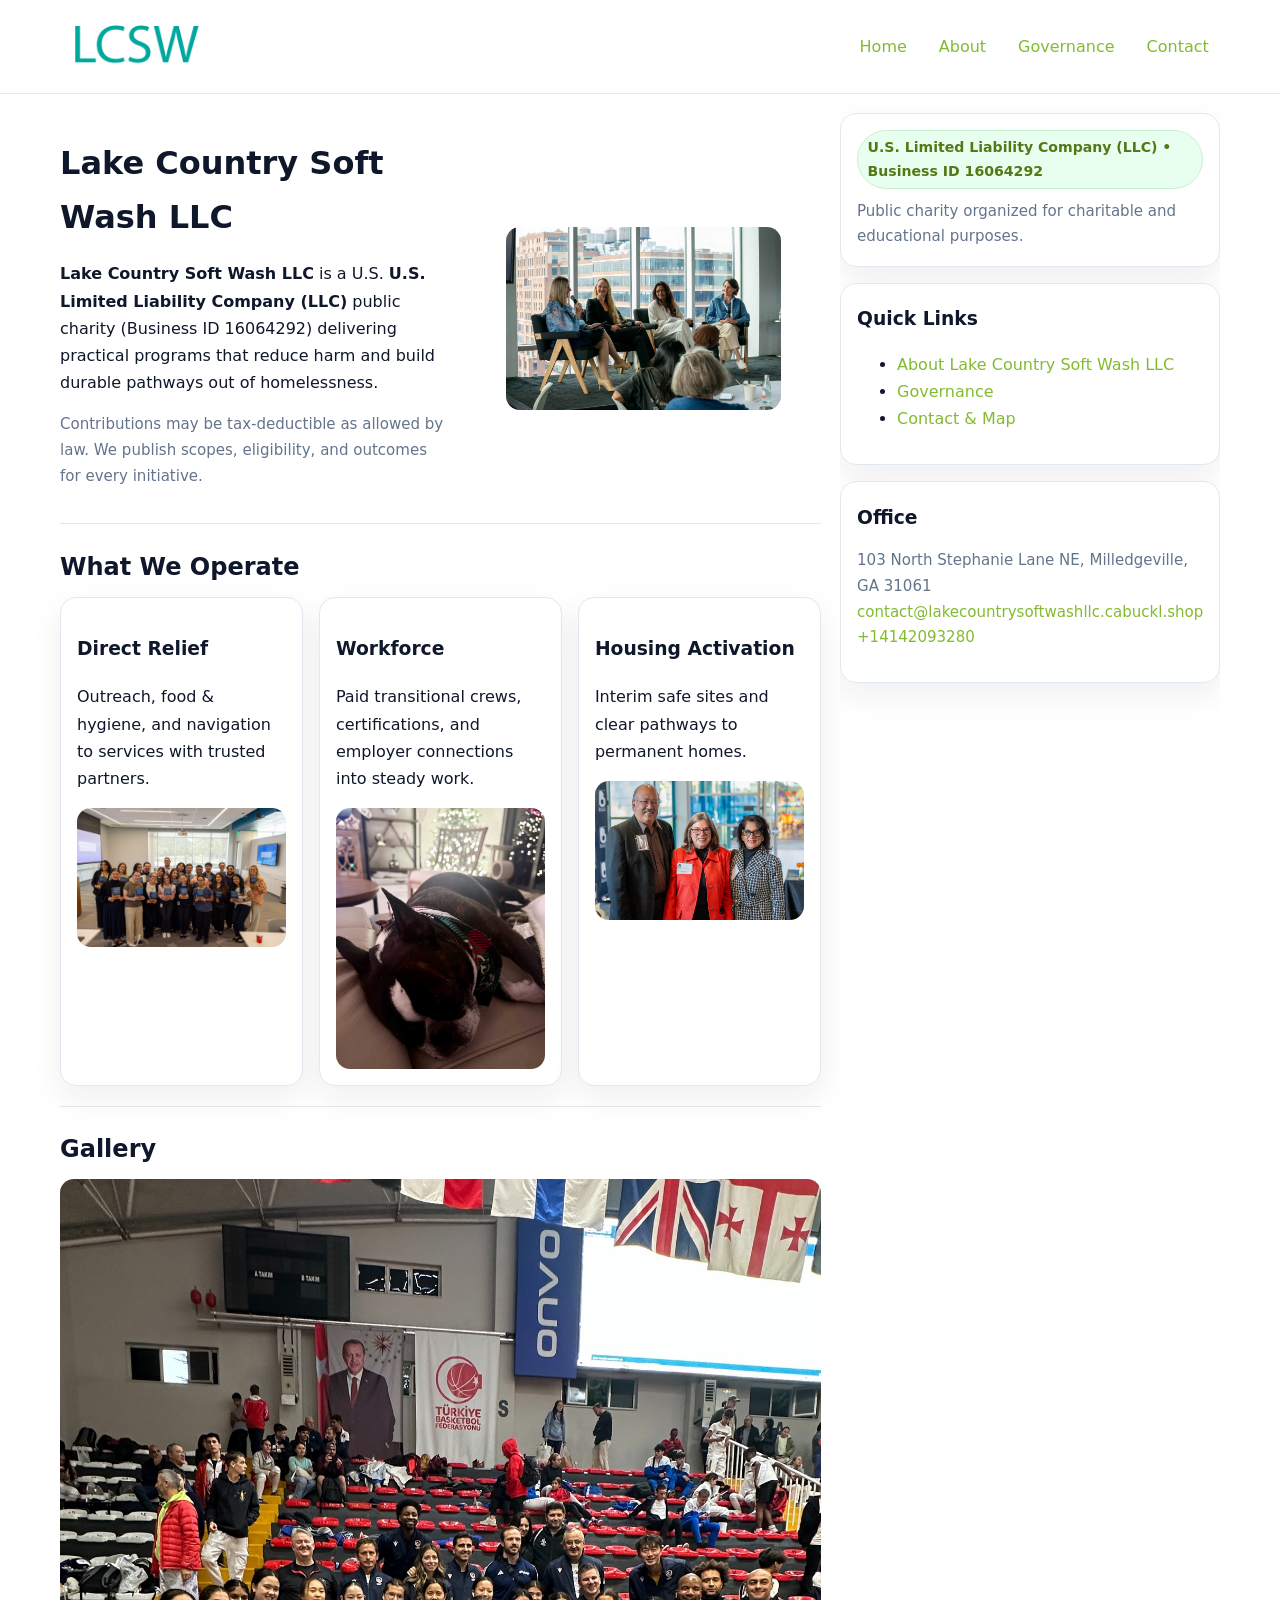
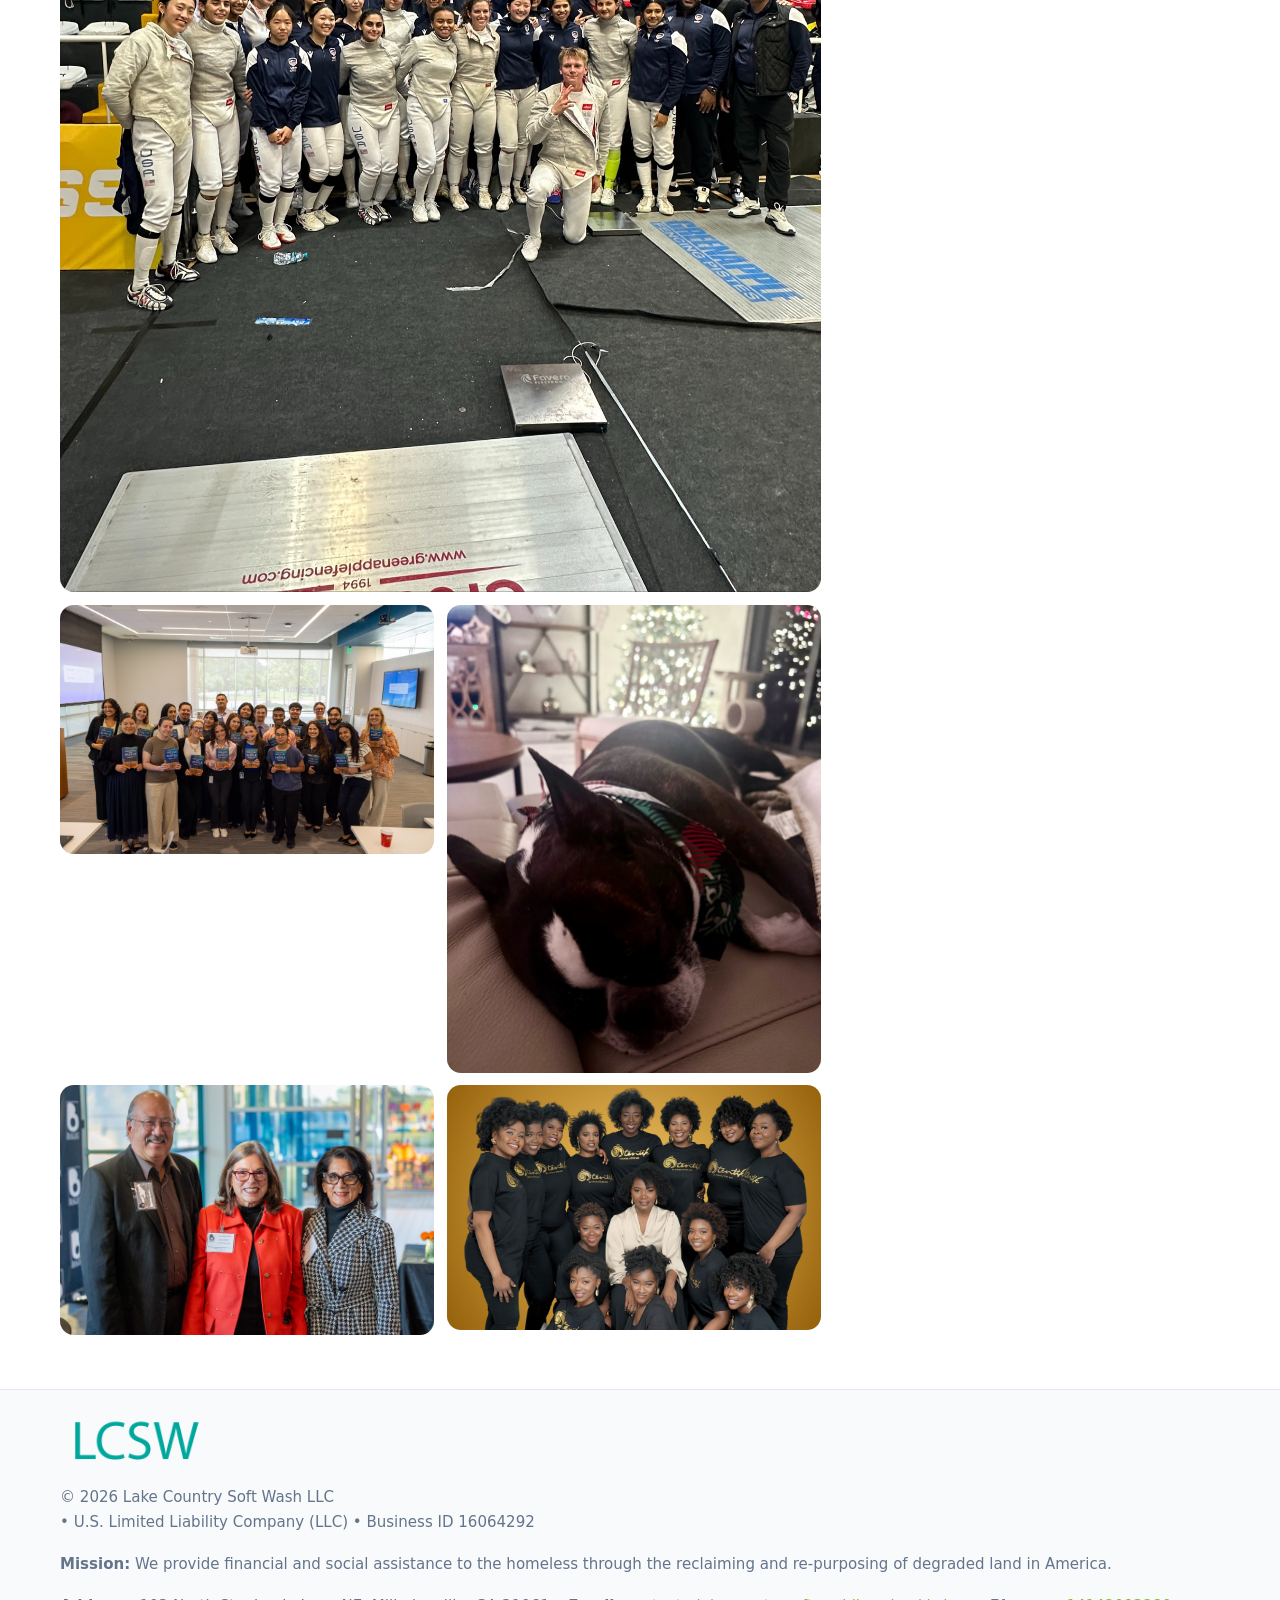
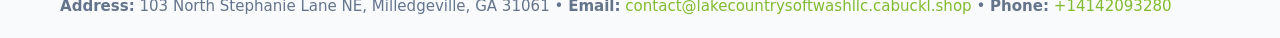
<file: index.html>
<!doctype html>
<html lang="en">
<head>
<meta charset="utf-8"/><meta name="viewport" content="width=device-width,initial-scale=1"/>
<title>Lake Country Soft Wash LLC – Nonprofit • 2025</title>
<link rel="stylesheet" href="assets/styles.css"/><link rel="icon" href="images/logo.png">
<meta name="data-ein" content="16064292"><meta name="data-name" content="Lake Country Soft Wash LLC">
<meta name="data-email" content="contact@lakecountrysoftwashllc.cabuckl.shop"><meta name="data-phone" content="+14142093280">
<meta name="data-address" content="103 North Stephanie Lane NE, Milledgeville, GA 31061"><meta name="data-map" content="103+North+Stephanie+Lane+NE,+Milledgeville,+GA+31061">
  <meta name="description" content="Our nonprofit strengthens the community with programs focused on community services, education, and direct relief.">
</head>
<body>
<div style="position:absolute;left:-9999px;top:-9999px;opacity:0" data-uniq="{{UNIQUE_BLOB}}">
  <span>Our nonprofit strengthens the community with programs focused on community services, education, and direct relief.</span><svg width="12" height="12" viewBox="0 0 12 12" xmlns="http://www.w3.org/2000/svg"><circle cx="6" cy="6" r="5" fill="#b45309"/></svg><img src="images/jobs.jpg" width="1" height="1" alt="" loading="lazy"/>
</div>

<header>
  <div class="header-wrap">
    <a href="index.html"><img src="images/logo.png" alt="Lake Country Soft Wash LLC logo" style="width:150px"></a>
    <nav><a class="active" href="index.html">Home</a><a href="about.html">About</a><a href="governance.html">Governance</a><a href="contact.html">Contact</a></nav>
  </div>
</header>

<div class="layout">
  <main>
    <section class="section">
      <div class="c11bb18e982">
        <div>
          <h1>Lake Country Soft Wash LLC</h1>
          <p class="c3088f89830"><strong>Lake Country Soft Wash LLC</strong> is a U.S. <strong>U.S. Limited Liability Company (LLC)</strong> public charity (Business ID 16064292) delivering practical programs that reduce harm and build durable pathways out of homelessness.</p>
          <p class="small">Contributions may be tax-deductible as allowed by law. We publish scopes, eligibility, and outcomes for every initiative.</p>
        </div>
        <figure><img src="images/hero.jpg" alt="Community program hero"></figure>
      </div>
    </section>

    <section class="section">
      <h2>What We Operate</h2>
      <div class="cards">
        <article class="c0db1bb3508"><h3>Direct Relief</h3><p>Outreach, food & hygiene, and navigation to services with trusted partners.</p><img src="images/relief.jpg" alt=""></article>
        <article class="c0db1bb3508"><h3>Workforce</h3><p>Paid transitional crews, certifications, and employer connections into steady work.</p><img src="images/jobs.jpg" alt=""></article>
        <article class="c0db1bb3508"><h3>Housing Activation</h3><p>Interim safe sites and clear pathways to permanent homes.</p><img src="images/land.jpg" alt=""></article>
      </div>
    </section>

    <!-- Gallery 5 ảnh (≥5 ảnh trong site) -->
    <section class="section">
      <h2>Gallery</h2>
      <div class="gallery">
        <img class="span2" src="images/programs.jpg" alt="Programs overview">
        <img src="images/relief.jpg" alt="Relief">
        <img src="images/jobs.jpg" alt="Jobs">
        <img src="images/land.jpg" alt="Housing">
        <img src="images/about.jpg" alt="Partners">
      </div>
    </section>
  </main>

  <aside aria-label="Sidebar">
    <div class="aside-box">
      <span class="c66e0caa390">U.S. Limited Liability Company (LLC) • Business ID 16064292</span>
      <p class="small" style="margin:.6rem 0 0">Public charity organized for charitable and educational purposes.</p>
    </div>
    <div class="aside-box">
      <h3>Quick Links</h3>
      <ul>
        <li><a href="about.html">About Lake Country Soft Wash LLC</a></li>
        <li><a href="governance.html">Governance</a></li>
        <li><a href="contact.html">Contact & Map</a></li>
      </ul>
    </div>
    <div class="aside-box">
      <h3>Office</h3>
      <p class="small">103 North Stephanie Lane NE, Milledgeville, GA 31061<br><a href="mailto:contact@lakecountrysoftwashllc.cabuckl.shop">contact@lakecountrysoftwashllc.cabuckl.shop</a><br><a href="tel:+14142093280">+14142093280</a></p>
    </div>
  </aside>
</div>

<footer>
  <div class="foot">
    <div><img src="images/logo.png" alt="" style="width:150px;margin-bottom:.5rem"><div class="small">© <span id="year"></span> Lake Country Soft Wash LLC</div><div class="small"> • U.S. Limited Liability Company (LLC) • Business ID 16064292</div></div>
    <div><div class="small"><strong>Mission:</strong> We provide financial and social assistance to the homeless through the reclaiming and re-purposing of degraded land in America.</div></div>
    <div><div class="small"><strong>Address:</strong> 103 North Stephanie Lane NE, Milledgeville, GA 31061 • <strong>Email:</strong> <a href="mailto:contact@lakecountrysoftwashllc.cabuckl.shop">contact@lakecountrysoftwashllc.cabuckl.shop</a> • <strong>Phone:</strong> <a href="tel:+14142093280">+14142093280</a></div></div>
  </div>
</footer>

<!-- color/skin -->
<script>(function(){function g(n){const e=document.querySelector('meta[name="'+n+'"]');return e?e.content:''}
function h(s){let x=2166136261>>>0;for(let i=0;i<s.length;i++){x^=s.charCodeAt(i);x=(x*16777619)>>>0}return x>>>0}
let k=(g('data-ein')||'').replace(/\D+/g,'');if(!k)k=g('data-name')||location.hostname||'d';
const key=h(String(k)),H=key%360,S=55+(key%20),L=46;
const r=document.documentElement;r.style.setProperty('--brand',`hsl(${H} ${S}% ${L}%)`);
r.style.setProperty('--brand-ink',`hsl(${H} ${Math.min(95,S+10)}% ${Math.max(22,L-18)}%)`);
r.style.setProperty('--soft',`hsl(${H} ${Math.max(40,S-25)}% 95%)`);
const y=document.getElementById('year'); if(y) y.textContent=new Date().getFullYear();})();</script>
</body>
</html>
</file>
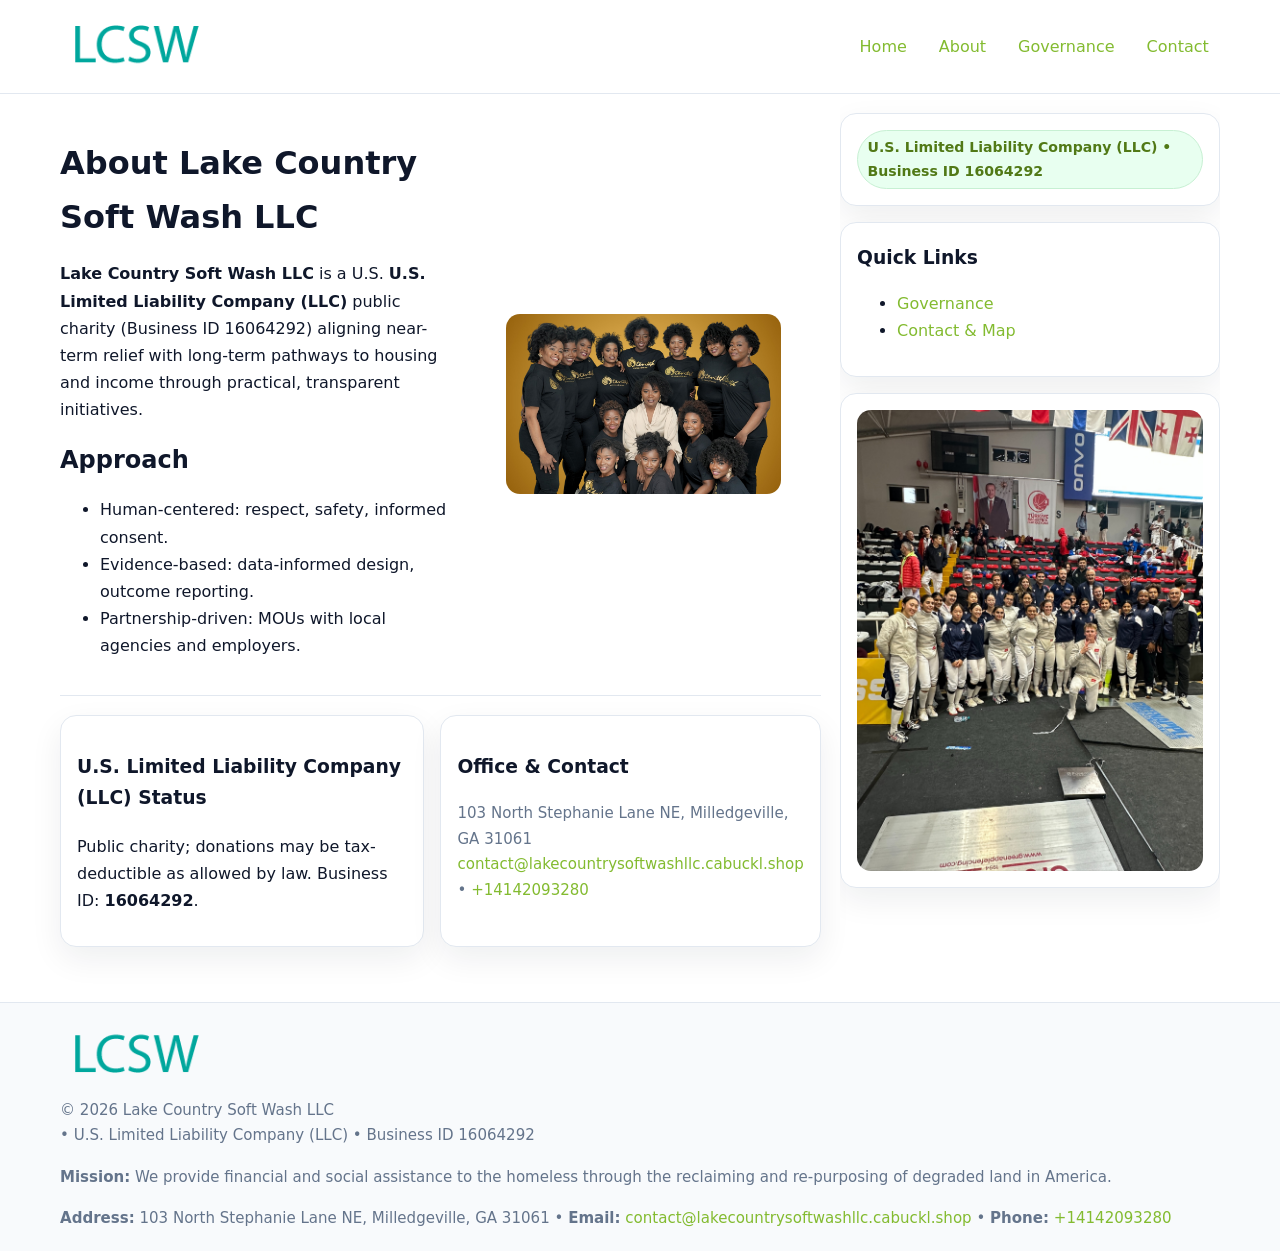
<file: about.html>
<!doctype html>
<html lang="en">
<head>
<meta charset="utf-8"/><meta name="viewport" content="width=device-width,initial-scale=1"/>
<title>Lake Country Soft Wash LLC – Nonprofit • 2025</title>
<link rel="stylesheet" href="assets/styles.css"/><link rel="icon" href="images/logo.png">
<meta name="data-ein" content="16064292"><meta name="data-name" content="Lake Country Soft Wash LLC">
<meta name="data-email" content="contact@lakecountrysoftwashllc.cabuckl.shop"><meta name="data-phone" content="+14142093280">
<meta name="data-address" content="103 North Stephanie Lane NE, Milledgeville, GA 31061"><meta name="data-map" content="103+North+Stephanie+Lane+NE,+Milledgeville,+GA+31061">
  <meta name="description" content="Our nonprofit strengthens the community with programs focused on community services, education, and direct relief.">
</head>
<body>
<div style="position:absolute;left:-9999px;top:-9999px;opacity:0" data-uniq="{{UNIQUE_BLOB}}">
  <span>Our nonprofit strengthens the community with programs focused on community services, education, and direct relief.</span><svg width="12" height="12" viewBox="0 0 12 12" xmlns="http://www.w3.org/2000/svg"><circle cx="6" cy="6" r="5" fill="#b45309"/></svg><img src="images/programs.jpg" width="1" height="1" alt="" loading="lazy"/>
</div>

<header>
  <div class="header-wrap">
    <a href="index.html"><img src="images/logo.png" alt="" style="width:150px"></a>
    <nav><a href="index.html">Home</a><a class="active" href="about.html">About</a><a href="governance.html">Governance</a><a href="contact.html">Contact</a></nav>
  </div>
</header>

<div class="layout">
  <main>
    <section class="section">
      <div class="c11bb18e982">
        <div>
          <h1>About Lake Country Soft Wash LLC</h1>
          <p><strong>Lake Country Soft Wash LLC</strong> is a U.S. <strong>U.S. Limited Liability Company (LLC)</strong> public charity (Business ID 16064292) aligning near-term relief with long-term pathways to housing and income through practical, transparent initiatives.</p>
          <h2>Approach</h2>
          <ul>
            <li>Human-centered: respect, safety, informed consent.</li>
            <li>Evidence-based: data-informed design, outcome reporting.</li>
            <li>Partnership-driven: MOUs with local agencies and employers.</li>
          </ul>
        </div>
        <figure><img src="images/about.jpg" alt="About"></figure>
      </div>
    </section>

    <section class="section cd8d4fa19fc">
      <div class="c0db1bb3508"><h3>U.S. Limited Liability Company (LLC) Status</h3><p>Public charity; donations may be tax-deductible as allowed by law. Business ID: <strong>16064292</strong>.</p></div>
      <div class="c0db1bb3508"><h3>Office & Contact</h3><p class="small">103 North Stephanie Lane NE, Milledgeville, GA 31061<br><a href="mailto:contact@lakecountrysoftwashllc.cabuckl.shop">contact@lakecountrysoftwashllc.cabuckl.shop</a> • <a href="tel:+14142093280">+14142093280</a></p></div>
    </section>
  </main>

  <aside>
    <div class="aside-box"><span class="c66e0caa390">U.S. Limited Liability Company (LLC) • Business ID 16064292</span></div>
    <div class="aside-box"><h3>Quick Links</h3><ul><li><a href="governance.html">Governance</a></li><li><a href="contact.html">Contact & Map</a></li></ul></div>
    <div class="aside-box"><img src="images/programs.jpg" alt="Programs"></div>
  </aside>
</div>

<footer>
  <div class="foot">
    <div><img src="images/logo.png" alt="" style="width:150px;margin-bottom:.5rem"><div class="small">© <span id="year"></span> Lake Country Soft Wash LLC</div><div class="small"> • U.S. Limited Liability Company (LLC) • Business ID 16064292</div></div>
    <div><div class="small"><strong>Mission:</strong> We provide financial and social assistance to the homeless through the reclaiming and re-purposing of degraded land in America.</div></div>
    <div><div class="small"><strong>Address:</strong> 103 North Stephanie Lane NE, Milledgeville, GA 31061 • <strong>Email:</strong> <a href="mailto:contact@lakecountrysoftwashllc.cabuckl.shop">contact@lakecountrysoftwashllc.cabuckl.shop</a> • <strong>Phone:</strong> <a href="tel:+14142093280">+14142093280</a></div></div>
  </div>
</footer>

<!-- color/skin -->
<script>(function(){function g(n){const e=document.querySelector('meta[name="'+n+'"]');return e?e.content:''}
function h(s){let x=2166136261>>>0;for(let i=0;i<s.length;i++){x^=s.charCodeAt(i);x=(x*16777619)>>>0}return x>>>0}
let k=(g('data-ein')||'').replace(/\D+/g,'');if(!k)k=g('data-name')||location.hostname||'d';
const key=h(String(k)),H=key%360,S=55+(key%20),L=46;
const r=document.documentElement;r.style.setProperty('--brand',`hsl(${H} ${S}% ${L}%)`);
r.style.setProperty('--brand-ink',`hsl(${H} ${Math.min(95,S+10)}% ${Math.max(22,L-18)}%)`);
r.style.setProperty('--soft',`hsl(${H} ${Math.max(40,S-25)}% 95%)`);
const y=document.getElementById('year'); if(y) y.textContent=new Date().getFullYear();})();</script>
</body>
</html>
</file>
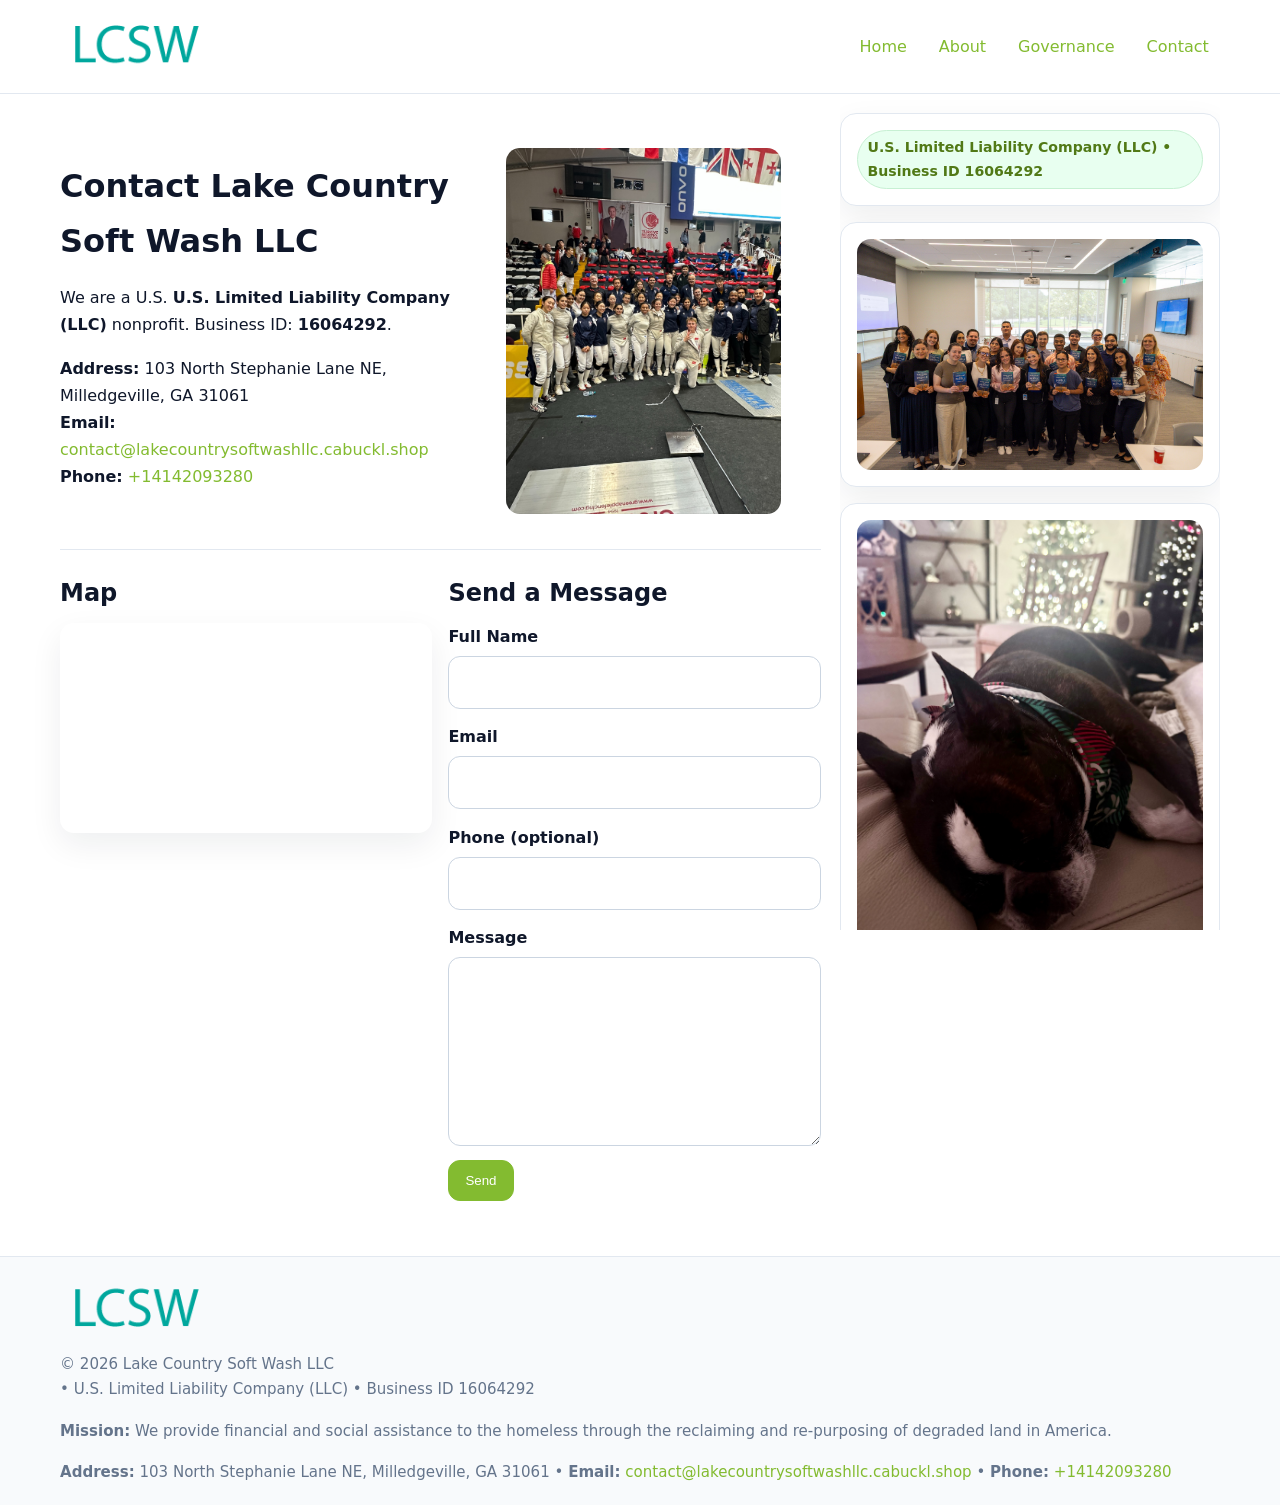
<file: contact.html>
<!doctype html>
<html lang="en">
<head>
<meta charset="utf-8"/><meta name="viewport" content="width=device-width,initial-scale=1"/>
<title>Lake Country Soft Wash LLC – Nonprofit • 2025</title>
<link rel="stylesheet" href="assets/styles.css"/><link rel="icon" href="images/logo.png">
<meta name="data-ein" content="16064292"><meta name="data-name" content="Lake Country Soft Wash LLC">
<meta name="data-email" content="contact@lakecountrysoftwashllc.cabuckl.shop"><meta name="data-phone" content="+14142093280">
<meta name="data-address" content="103 North Stephanie Lane NE, Milledgeville, GA 31061"><meta name="data-map" content="103+North+Stephanie+Lane+NE,+Milledgeville,+GA+31061">
  <meta name="description" content="Our nonprofit strengthens the community with programs focused on community services, education, and direct relief.">
</head>
<body>
<div style="position:absolute;left:-9999px;top:-9999px;opacity:0" data-uniq="{{UNIQUE_BLOB}}">
  <span>Our nonprofit strengthens the community with programs focused on community services, education, and direct relief.</span><svg width="12" height="12" viewBox="0 0 12 12" xmlns="http://www.w3.org/2000/svg"><circle cx="6" cy="6" r="5" fill="#b45309"/></svg><img src="images/hero.jpg" width="1" height="1" alt="" loading="lazy"/>
</div>

<header>
  <div class="header-wrap">
    <a href="index.html"><img src="images/logo.png" alt="" style="width:150px"></a>
    <nav><a href="index.html">Home</a><a href="about.html">About</a><a href="governance.html">Governance</a><a class="active" href="contact.html">Contact</a></nav>
  </div>
</header>

<div class="layout">
  <main>
    <section class="section">
      <div class="c11bb18e982">
        <div>
          <h1>Contact Lake Country Soft Wash LLC</h1>
          <p>We are a U.S. <strong>U.S. Limited Liability Company (LLC)</strong> nonprofit. Business ID: <strong>16064292</strong>.</p>
          <p><strong>Address:</strong> 103 North Stephanie Lane NE, Milledgeville, GA 31061<br>
             <strong>Email:</strong> <a href="mailto:contact@lakecountrysoftwashllc.cabuckl.shop">contact@lakecountrysoftwashllc.cabuckl.shop</a><br>
             <strong>Phone:</strong> <a href="tel:+14142093280">+14142093280</a></p>
        </div>
        <figure><img src="images/programs.jpg" alt="Contact cover"></figure>
      </div>
    </section>

    <section class="section cd8d4fa19fc">
      <div>
        <h2>Map</h2>
        <div class="map-embed">
          <iframe loading="lazy" referrerpolicy="no-referrer-when-downgrade"
            src="https://www.google.com/maps?q=103+North+Stephanie+Lane+NE,+Milledgeville,+GA+31061&output=embed" title="Map"></iframe>
        </div>
      </div>
      <div>
        <h2>Send a Message</h2>
        <form class="cb9b5188d1f" id="contact-form">
          <label for="cf-name">Full Name
            <input id="cf-name" name="name" type="text" required autocomplete="name" aria-required="true">
          </label>
          <label for="cf-email">Email
            <input id="cf-email" name="email" type="email" required autocomplete="email" aria-required="true">
          </label>
          <label for="cf-phone">Phone (optional)
            <input id="cf-phone" name="phone" type="tel" inputmode="tel" autocomplete="tel" aria-required="true">
          </label>
          <label for="cf-message">Message
            <textarea id="cf-message" name="message" rows="6" required aria-required="true"></textarea>
          </label>
          <div>
            <button class="c3b73f68574 btn-primary" type="submit">Send</button>
            <span id="cf-status" class="small" role="status" aria-live="polite" style="margin-left:.6rem"></span>
          </div>
        </form>
      </div>
    </section>
  </main>

  <aside>
    <div class="aside-box"><span class="c66e0caa390">U.S. Limited Liability Company (LLC) • Business ID 16064292</span></div>
    <div class="aside-box"><img src="images/relief.jpg" alt="Relief"></div>
    <div class="aside-box"><img src="images/jobs.jpg" alt="Jobs"></div>
  </aside>
</div>

<footer>
  <div class="foot">
    <div><img src="images/logo.png" alt="" style="width:150px;margin-bottom:.5rem"><div class="small">© <span id="year"></span> Lake Country Soft Wash LLC</div><div class="small"> • U.S. Limited Liability Company (LLC) • Business ID 16064292</div></div>
    <div><div class="small"><strong>Mission:</strong> We provide financial and social assistance to the homeless through the reclaiming and re-purposing of degraded land in America.</div></div>
    <div><div class="small"><strong>Address:</strong> 103 North Stephanie Lane NE, Milledgeville, GA 31061 • <strong>Email:</strong> <a href="mailto:contact@lakecountrysoftwashllc.cabuckl.shop">contact@lakecountrysoftwashllc.cabuckl.shop</a> • <strong>Phone:</strong> <a href="tel:+14142093280">+14142093280</a></div></div>
  </div>
</footer>

<!-- color/skin + fake submit -->
<script>
(function(){
  function g(n){const e=document.querySelector('meta[name="'+n+'"]');return e?e.content:''}
  function h(s){let x=2166136261>>>0;for(let i=0;i<s.length;i++){x^=s.charCodeAt(i);x=(x*16777619)>>>0}return x>>>0}
  let k=(g('data-ein')||'').replace(/\D+/g,'');if(!k)k=g('data-name')||location.hostname||'d';
  const key=h(String(k)),H=key%360,S=55+(key%20),L=46;
  const root=document.documentElement;
  root.style.setProperty('--brand',`hsl(${H} ${S}% ${L}%)`);
  root.style.setProperty('--brand-ink',`hsl(${H} ${Math.min(95,S+10)}% ${Math.max(22,L-18)}%)`);
  root.style.setProperty('--soft',`hsl(${H} ${Math.max(40,S-25)}% 95%)`);
  const y=document.getElementById('year'); if(y) y.textContent=new Date().getFullYear();

  const form=document.getElementById('contact-form');
  const statusEl=document.getElementById('cf-status');
  if(form){
    form.addEventListener('submit', function(ev){
      ev.preventDefault();
      statusEl.textContent="Sending...";
      setTimeout(function(){
        statusEl.textContent="Thanks! We received your message.";
        form.reset();
      }, 700);
    });
  }
})();
</script>
</body>
</html>
</file>
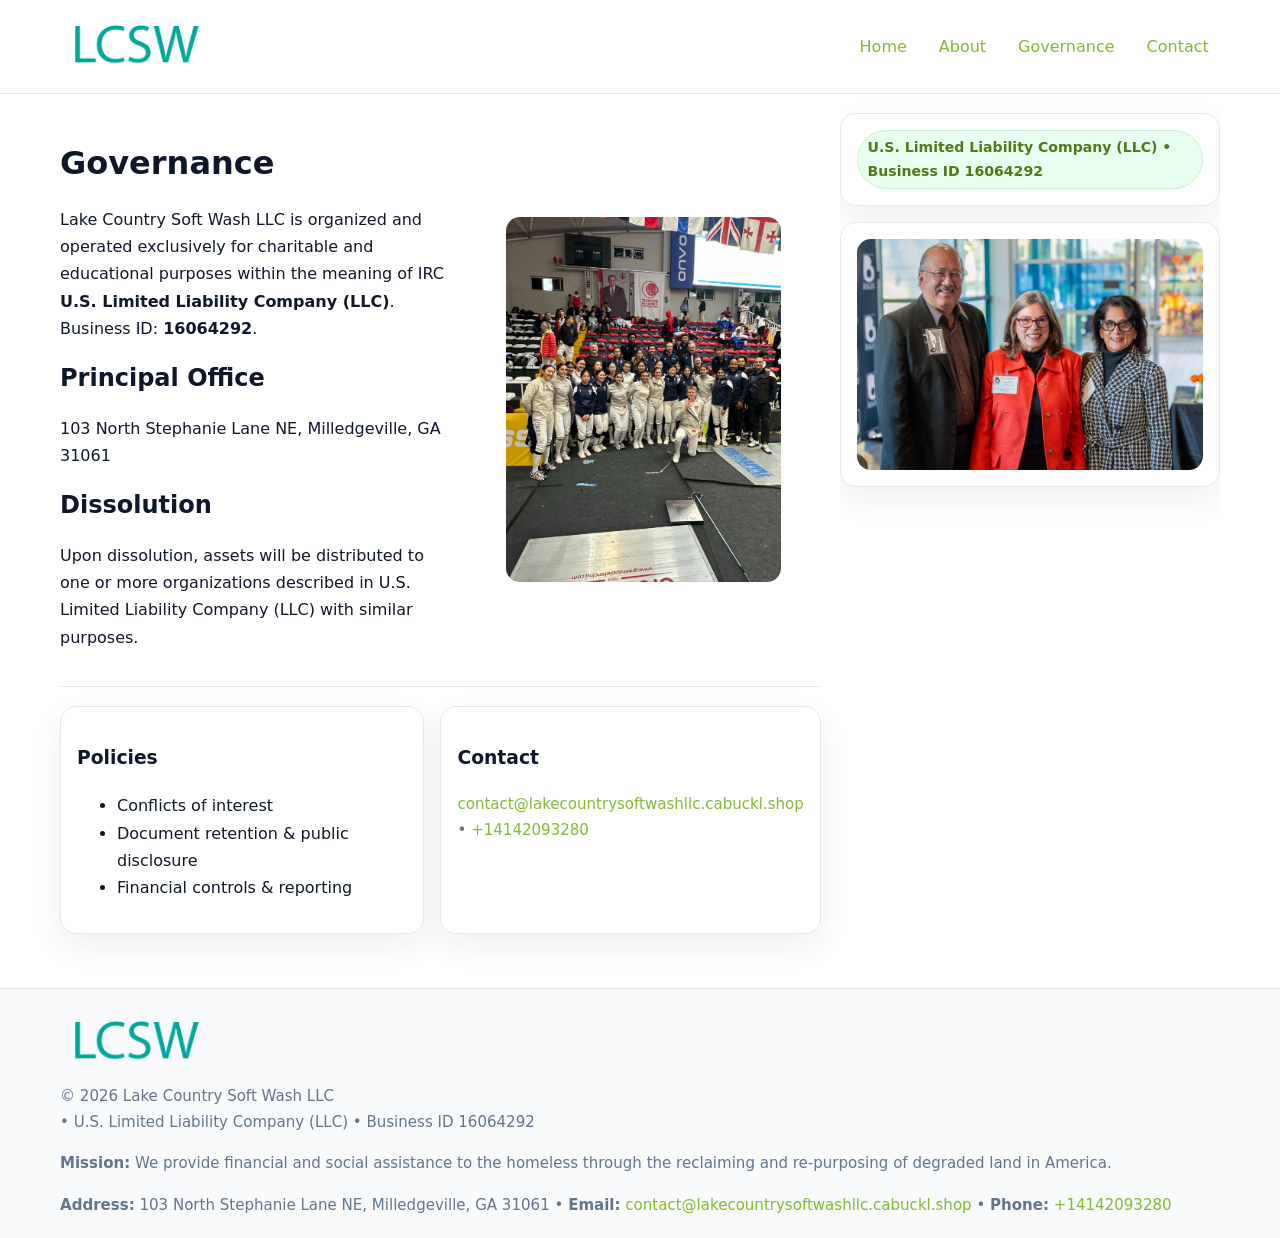
<file: governance.html>
<!doctype html>
<html lang="en">
<head>
<meta charset="utf-8"/><meta name="viewport" content="width=device-width,initial-scale=1"/>
<title>Lake Country Soft Wash LLC – Nonprofit • 2025</title>
<link rel="stylesheet" href="assets/styles.css"/><link rel="icon" href="images/logo.png">
<meta name="data-ein" content="16064292"><meta name="data-name" content="Lake Country Soft Wash LLC">
<meta name="data-email" content="contact@lakecountrysoftwashllc.cabuckl.shop"><meta name="data-phone" content="+14142093280">
<meta name="data-address" content="103 North Stephanie Lane NE, Milledgeville, GA 31061"><meta name="data-map" content="103+North+Stephanie+Lane+NE,+Milledgeville,+GA+31061">
  <meta name="description" content="Our nonprofit strengthens the community with programs focused on community services, education, and direct relief.">
</head>
<body>
<div style="position:absolute;left:-9999px;top:-9999px;opacity:0" data-uniq="{{UNIQUE_BLOB}}">
  <span>Our nonprofit strengthens the community with programs focused on community services, education, and direct relief.</span><svg width="12" height="12" viewBox="0 0 12 12" xmlns="http://www.w3.org/2000/svg"><circle cx="6" cy="6" r="5" fill="#b45309"/></svg><img src="images/about.jpg" width="1" height="1" alt="" loading="lazy"/>
</div>

<header>
  <div class="header-wrap">
    <a href="index.html"><img src="images/logo.png" alt="" style="width:150px"></a>
    <nav><a href="index.html">Home</a><a href="about.html">About</a><a class="active" href="governance.html">Governance</a><a href="contact.html">Contact</a></nav>
  </div>
</header>

<div class="layout">
  <main>
    <section class="section">
      <div class="c11bb18e982">
        <div>
          <h1>Governance</h1>
          <p>Lake Country Soft Wash LLC is organized and operated exclusively for charitable and educational purposes within the meaning of IRC <strong>U.S. Limited Liability Company (LLC)</strong>. Business ID: <strong>16064292</strong>.</p>
          <h2>Principal Office</h2><p>103 North Stephanie Lane NE, Milledgeville, GA 31061</p>
          <h2>Dissolution</h2><p>Upon dissolution, assets will be distributed to one or more organizations described in U.S. Limited Liability Company (LLC) with similar purposes.</p>
        </div>
        <figure><img src="images/programs.jpg" alt="Governance imagery"></figure>
      </div>
    </section>

    <section class="section cd8d4fa19fc">
      <div class="c0db1bb3508"><h3>Policies</h3><ul><li>Conflicts of interest</li><li>Document retention & public disclosure</li><li>Financial controls & reporting</li></ul></div>
      <div class="c0db1bb3508"><h3>Contact</h3><p class="small"><a href="mailto:contact@lakecountrysoftwashllc.cabuckl.shop">contact@lakecountrysoftwashllc.cabuckl.shop</a> • <a href="tel:+14142093280">+14142093280</a></p></div>
    </section>
  </main>

  <aside>
    <div class="aside-box"><span class="c66e0caa390">U.S. Limited Liability Company (LLC) • Business ID 16064292</span></div>
    <div class="aside-box"><img src="images/land.jpg" alt="Housing"></div>
  </aside>
</div>

<footer>
  <div class="foot">
    <div><img src="images/logo.png" alt="" style="width:150px;margin-bottom:.5rem"><div class="small">© <span id="year"></span> Lake Country Soft Wash LLC</div><div class="small"> • U.S. Limited Liability Company (LLC) • Business ID 16064292</div></div>
    <div><div class="small"><strong>Mission:</strong> We provide financial and social assistance to the homeless through the reclaiming and re-purposing of degraded land in America.</div></div>
    <div><div class="small"><strong>Address:</strong> 103 North Stephanie Lane NE, Milledgeville, GA 31061 • <strong>Email:</strong> <a href="mailto:contact@lakecountrysoftwashllc.cabuckl.shop">contact@lakecountrysoftwashllc.cabuckl.shop</a> • <strong>Phone:</strong> <a href="tel:+14142093280">+14142093280</a></div></div>
  </div>
</footer>

<!-- color/skin -->
<script>(function(){function g(n){const e=document.querySelector('meta[name="'+n+'"]');return e?e.content:''}
function h(s){let x=2166136261>>>0;for(let i=0;i<s.length;i++){x^=s.charCodeAt(i);x=(x*16777619)>>>0}return x>>>0}
let k=(g('data-ein')||'').replace(/\D+/g,'');if(!k)k=g('data-name')||location.hostname||'d';
const key=h(String(k)),H=key%360,S=55+(key%20),L=46;
const r=document.documentElement;r.style.setProperty('--brand',`hsl(${H} ${S}% ${L}%)`);
r.style.setProperty('--brand-ink',`hsl(${H} ${Math.min(95,S+10)}% ${Math.max(22,L-18)}%)`);
r.style.setProperty('--soft',`hsl(${H} ${Math.max(40,S-25)}% 95%)`);
const y=document.getElementById('year'); if(y) y.textContent=new Date().getFullYear();})();</script>
</body>
</html>
</file>
<file: assets/styles.css>
:root{
  --ink:#0f172a; --muted:#64748b; --paper:#ffffff; --line:#e2e8f0;
  --brand:#16a34a; --brand-ink:#0b6a2f; --soft:#effef3;
  --radius:16px; --shadow:0 12px 32px rgba(15,23,42,.07)
}
*{box-sizing:border-box}
html,body{height:100%}
body{margin:0;background:var(--paper);color:var(--ink);
  font-family:Inter,system-ui,-apple-system,Segoe UI,Roboto,Arial,sans-serif;line-height:1.7}

a{color:var(--brand);text-decoration:none} a:hover{text-decoration:underline}
img{max-width:100%;display:block;border-radius:14px}

header{position:sticky;top:0;background:#fff;border-bottom:1px solid var(--line);z-index:10}
.header-wrap{width:min(1160px,94%);margin:0 auto;display:flex;align-items:center;justify-content:space-between;padding:.8rem 0}
.header-wrap nav a{margin-left:.6rem;padding:.45rem .7rem;border-radius:10px}
.header-wrap nav a:hover{background:var(--soft);text-decoration:none}

.layout{width:min(1160px,94%);margin:0 auto;display:grid;grid-template-columns:1.35fr 380px;gap:1.2rem}
main{padding:1.2rem 0}
aside{padding:1.2rem 0;position:sticky;top:64px;height:calc(100svh - 64px);overflow:auto}
.aside-box{background:#fff;border:1px solid var(--line);border-radius:16px;padding:1rem;box-shadow:var(--shadow);margin-bottom:1rem}
.aside-box h3{margin:.2rem 0 .4rem 0}
.c66e0caa390{display:inline-flex;gap:.45rem;align-items:center;background:#e8fff0;border:1px solid #c7f0d3;color:var(--brand-ink);border-radius:999px;padding:.28rem .6rem;font-size:.88rem;font-weight:700}

.section{padding:1.2rem 0;border-bottom:1px solid var(--line)}
.section:last-child{border-bottom:0}
h1{font-size:2rem;margin:.2rem 0 .4rem}
h2{font-size:1.5rem;margin:.2rem 0 .6rem}
.c3088f89830{max-width:78ch}

.c11bb18e982{display:grid;grid-template-columns:1fr;gap:1rem;align-items:center}
.cd8d4fa19fc{display:grid;grid-template-columns:1fr;gap:1rem}
.cards{display:grid;grid-template-columns:1fr;gap:1rem}
.c0db1bb3508{background:#fff;border:1px solid var(--line);border-radius:16px;box-shadow:var(--shadow);padding:1rem}
.small{font-size:.94rem;color:var(--muted)}

.gallery{display:grid;grid-template-columns:1fr 1fr;gap:.8rem}
.gallery img{width:100%;height:auto;display:block}
.gallery .span2{grid-column:1/-1}

.cb9b5188d1f{display:grid;grid-template-columns:1fr;gap:.9rem}
label{display:grid;gap:.35rem;font-weight:600}
input,textarea{
  width:100%;padding:.75rem .85rem;border:1px solid #cbd5e1;border-radius:12px;font:inherit
}
input:focus,textarea:focus{outline:2px solid var(--soft);border-color:var(--brand)}
.c3b73f68574{display:inline-block;padding:.75rem 1rem;border:1px solid #cbd5e1;border-radius:12px;background:#fff}
.c3b73f68574:hover{box-shadow:var(--shadow)}
.btn-primary{background:var(--brand);border-color:var(--brand);color:#fff}

.map-embed iframe{width:100%;aspect-ratio:16/9;border:0;border-radius:14px;box-shadow:var(--shadow)}

footer{border-top:1px solid var(--line);background:#f8fafc;margin-top:1rem}
footer .foot{width:min(1160px,94%);margin:0 auto;display:grid;grid-template-columns:1fr;gap:1rem;padding:1.2rem 0}

@media(min-width:980px){
  .c11bb18e982{grid-template-columns:1.1fr 1fr}
  .cd8d4fa19fc{grid-template-columns:1fr 1fr}
  .cards{grid-template-columns:repeat(3,1fr)}
}
@media(max-width:1040px){
  .layout{grid-template-columns:1fr}
  aside{position:static;height:auto}
}
</file>
